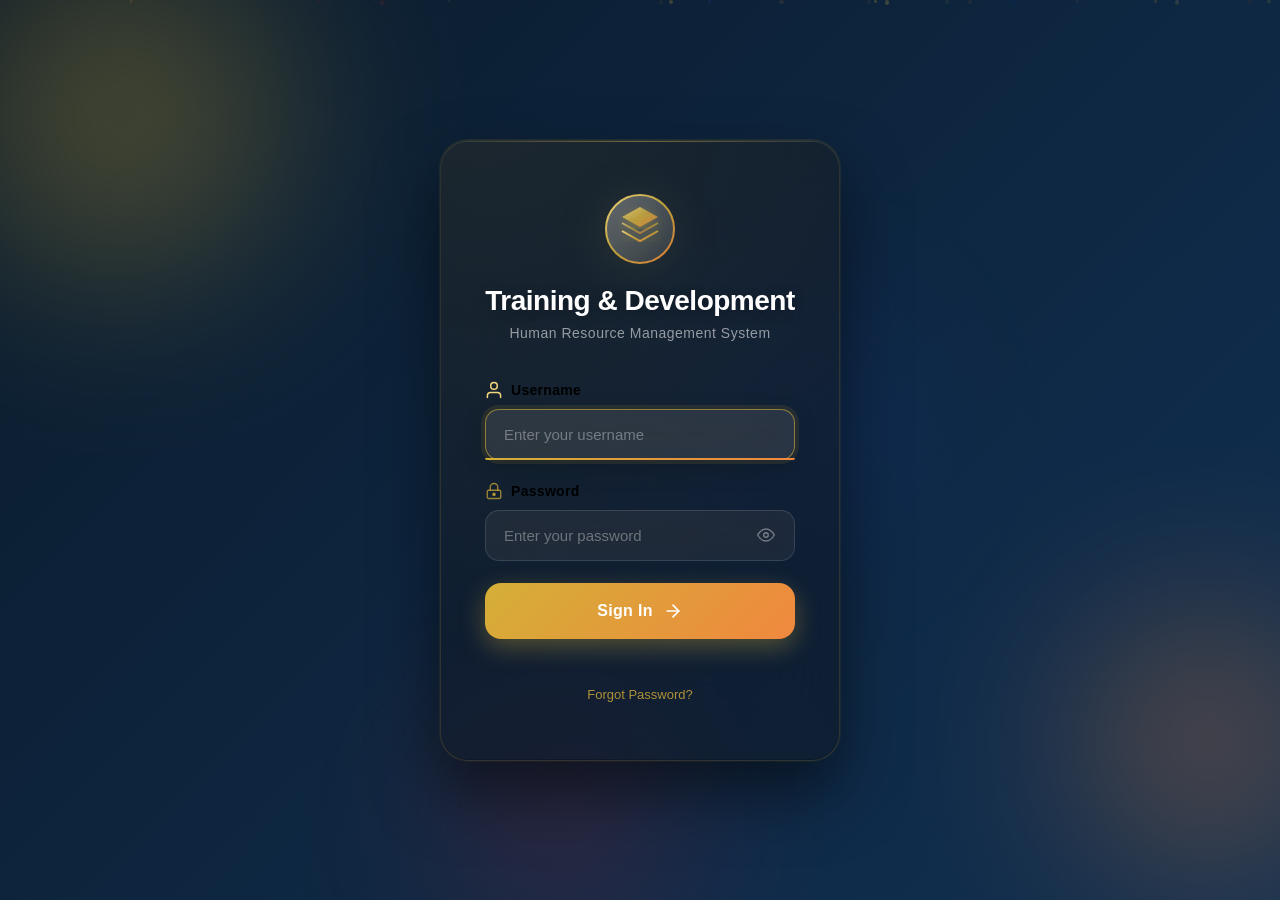
<file: login.html>
<!DOCTYPE html>
<html lang="en">
<head>
    <meta charset="UTF-8">
    <meta name="viewport" content="width=device-width, initial-scale=1.0">
    <title>TDMS - Login</title>
    <link rel="stylesheet" href="style.css">
</head>
<body>
    <div class="login-page">
        <div class="login-bg-gradient"></div>
        <div class="login-bg-orbs">
            <div class="login-orb login-orb-1"></div>
            <div class="login-orb login-orb-2"></div>
            <div class="login-orb login-orb-3"></div>
            <div class="login-orb login-orb-4"></div>
        </div>
        <div class="login-particles" id="loginParticles"></div>
        <div class="login-container">
            <div class="login-card">
                <div class="login-card-glow"></div>
                <div class="login-header">
                    <div class="logo-icon">
                        <svg width="72" height="72" viewBox="0 0 72 72" fill="none">
                            <defs>
                                <linearGradient id="logoGrad1" x1="0%" y1="0%" x2="100%" y2="100%">
                                    <stop offset="0%" style="stop-color:#F5D77B;stop-opacity:0.95"/>
                                    <stop offset="50%" style="stop-color:#D4AF37;stop-opacity:0.85"/>
                                    <stop offset="100%" style="stop-color:#F0883E;stop-opacity:0.9"/>
                                </linearGradient>
                                <linearGradient id="logoGrad2" x1="0%" y1="0%" x2="100%" y2="100%">
                                    <stop offset="0%" style="stop-color:rgba(255,255,255,0.3)"/>
                                    <stop offset="100%" style="stop-color:rgba(255,255,255,0.08)"/>
                                </linearGradient>
                                <filter id="logoGlow">
                                    <feDropShadow dx="0" dy="4" stdDeviation="6" flood-color="rgba(212,175,55,0.4)"/>
                                </filter>
                            </defs>
                            <circle cx="36" cy="36" r="34" fill="url(#logoGrad2)" stroke="url(#logoGrad1)" stroke-width="2"/>
                            <path d="M36 14L18 24l18 10 18-10-18-10z" fill="url(#logoGrad1)" filter="url(#logoGlow)" opacity="0.9"/>
                            <path d="M18 38l18 10 18-10" stroke="url(#logoGrad1)" stroke-width="2" fill="none" filter="url(#logoGlow)"/>
                            <path d="M18 30l18 10 18-10" stroke="url(#logoGrad1)" stroke-width="2" fill="none" filter="url(#logoGlow)" opacity="0.7"/>
                        </svg>
                    </div>
                    <h1>Training & Development</h1>
                    <p>Human Resource Management System</p>
                </div>
                <form id="loginForm" class="login-form" novalidate>
                    <div class="form-group">
                        <label for="username">
                            <svg width="18" height="18" viewBox="0 0 24 24" fill="none" stroke="currentColor" stroke-width="1.8" stroke-linecap="round" stroke-linejoin="round" class="form-icon">
                                <path d="M20 21v-2a4 4 0 00-4-4H8a4 4 0 00-4 4v2"/>
                                <circle cx="12" cy="7" r="4"/>
                            </svg>
                            Username
                        </label>
                        <div class="input-wrapper">
                            <input type="text" id="username" placeholder="Enter your username" required autocomplete="username" aria-label="Username">
                            <span class="input-focus-line"></span>
                        </div>
                    </div>
                    <div class="form-group">
                        <label for="password">
                            <svg width="18" height="18" viewBox="0 0 24 24" fill="none" stroke="currentColor" stroke-width="1.8" stroke-linecap="round" stroke-linejoin="round" class="form-icon">
                                <rect x="3" y="11" width="18" height="11" rx="2"/>
                                <path d="M7 11V7a5 5 0 0110 0v4"/>
                                <circle cx="12" cy="16.5" r="1.5" fill="currentColor"/>
                            </svg>
                            Password
                        </label>
                        <div class="input-wrapper">
                            <input type="password" id="password" placeholder="Enter your password" required autocomplete="current-password" aria-label="Password">
                            <span class="input-focus-line"></span>
                            <button type="button" class="password-toggle" id="passwordToggle" aria-label="Toggle password visibility">
                                <svg width="18" height="18" viewBox="0 0 24 24" fill="none" stroke="currentColor" stroke-width="1.8" stroke-linecap="round" stroke-linejoin="round" id="eyeIcon">
                                    <path d="M1 12s4-8 11-8 11 8 11 8-4 8-11 8-11-8-11-8z"/>
                                    <circle cx="12" cy="12" r="3"/>
                                </svg>
                            </button>
                        </div>
                    </div>
                    <div class="error-message" id="errorMsg" role="alert" aria-live="polite"></div>
                    <button type="submit" class="btn-login" id="loginBtn">
                        <span class="btn-login-content">
                            <span id="loginBtnText">Sign In</span>
                            <svg width="20" height="20" viewBox="0 0 24 24" fill="none" stroke="currentColor" stroke-width="2" stroke-linecap="round" stroke-linejoin="round" class="btn-arrow">
                                <line x1="5" y1="12" x2="19" y2="12"/>
                                <polyline points="12,5 19,12 12,19"/>
                            </svg>
                        </span>
                        <div class="btn-login-shimmer"></div>
                    </button>
                </form>
                <div class="login-footer">
                    <a href="#" id="forgotPasswordLink" class="forgot-password">Forgot Password?</a>
                </div>
            </div>
        </div>
    </div>
    <div id="forgotModal" class="modal">
        <div class="modal-content forgot-modal-content">
            <div class="modal-header">
                <h2 id="forgotModalTitle">Reset Password</h2>
                <button class="modal-close" id="forgotModalClose" aria-label="Close">&times;</button>
            </div>
            <div class="modal-body">
                <!-- Step 1: Enter Username -->
                <div id="forgotStep1" class="forgot-step">
                    <div class="forgot-step-icon">
                        <svg width="48" height="48" viewBox="0 0 24 24" fill="none" stroke="currentColor" stroke-width="1.5" stroke-linecap="round" stroke-linejoin="round">
                            <path d="M20 21v-2a4 4 0 00-4-4H8a4 4 0 00-4 4v2"/>
                            <circle cx="12" cy="7" r="4"/>
                        </svg>
                    </div>
                    <p class="forgot-step-desc">Enter your username to receive a verification code</p>
                    <div class="form-group">
                        <label for="resetUsername">Username</label>
                        <input type="text" id="resetUsername" placeholder="Enter your username" autocomplete="off">
                    </div>
                    <div id="resetMessage" class="forgot-message" style="display: none;"></div>
                    <button id="sendOtpBtn" class="btn-login forgot-btn">Send Verification Code</button>
                </div>

                <!-- Step 2: Enter OTP -->
                <div id="forgotStep2" class="forgot-step" style="display: none;">
                    <div class="forgot-step-icon forgot-otp-icon">
                        <svg width="48" height="48" viewBox="0 0 24 24" fill="none" stroke="currentColor" stroke-width="1.5" stroke-linecap="round" stroke-linejoin="round">
                            <rect x="3" y="11" width="18" height="11" rx="2"/>
                            <path d="M7 11V7a5 5 0 0110 0v4"/>
                            <circle cx="12" cy="16.5" r="1.5" fill="currentColor"/>
                        </svg>
                    </div>
                    <p class="forgot-step-desc">Enter the 6-digit code sent to your account</p>
                    <div class="otp-input-group" id="otpGroup">
                        <input type="text" class="otp-digit" maxlength="1" inputmode="numeric" data-index="0">
                        <input type="text" class="otp-digit" maxlength="1" inputmode="numeric" data-index="1">
                        <input type="text" class="otp-digit" maxlength="1" inputmode="numeric" data-index="2">
                        <span class="otp-separator">-</span>
                        <input type="text" class="otp-digit" maxlength="1" inputmode="numeric" data-index="3">
                        <input type="text" class="otp-digit" maxlength="1" inputmode="numeric" data-index="4">
                        <input type="text" class="otp-digit" maxlength="1" inputmode="numeric" data-index="5">
                    </div>
                    <div id="otpMessage" class="forgot-message" style="display: none;"></div>
                    <div class="forgot-otp-info">
                        <span>Your verification code: <strong id="displayOtpCode"></strong></span>
                    </div>
                    <div class="forgot-timer">
                        <span>Code expires in: <strong id="otpTimer">05:00</strong></span>
                    </div>
                    <button id="verifyOtpBtn" class="btn-login forgot-btn">Verify Code</button>
                    <button id="resendOtpBtn" class="forgot-resend" style="display: none;">Resend Code</button>
                </div>

                <!-- Step 3: Set New Password -->
                <div id="forgotStep3" class="forgot-step" style="display: none;">
                    <div class="forgot-step-icon forgot-success-icon">
                        <svg width="48" height="48" viewBox="0 0 24 24" fill="none" stroke="currentColor" stroke-width="1.5" stroke-linecap="round" stroke-linejoin="round">
                            <path d="M12 22s8-4 8-10V5l-8-3-8 3v7c0 6 8 10 8 10z"/>
                        </svg>
                    </div>
                    <p class="forgot-step-desc">Create your new password</p>
                    <div class="form-group">
                        <label for="newPassword">New Password</label>
                        <div class="input-wrapper">
                            <input type="password" id="newPassword" placeholder="Enter new password" autocomplete="new-password">
                            <span class="input-focus-line"></span>
                            <button type="button" class="password-toggle" id="newPasswordToggle" aria-label="Toggle visibility">
                                <svg width="18" height="18" viewBox="0 0 24 24" fill="none" stroke="currentColor" stroke-width="1.8" stroke-linecap="round" stroke-linejoin="round" id="newEyeIcon">
                                    <path d="M1 12s4-8 11-8 11 8 11 8-4 8-11 8-11-8-11-8z"/>
                                    <circle cx="12" cy="12" r="3"/>
                                </svg>
                            </button>
                        </div>
                    </div>
                    <div class="form-group">
                        <label for="confirmPassword">Confirm Password</label>
                        <div class="input-wrapper">
                            <input type="password" id="confirmPassword" placeholder="Confirm new password" autocomplete="new-password">
                            <span class="input-focus-line"></span>
                            <button type="button" class="password-toggle" id="confirmPasswordToggle" aria-label="Toggle visibility">
                                <svg width="18" height="18" viewBox="0 0 24 24" fill="none" stroke="currentColor" stroke-width="1.8" stroke-linecap="round" stroke-linejoin="round" id="confirmEyeIcon">
                                    <path d="M1 12s4-8 11-8 11 8 11 8-4 8-11 8-11-8-11-8z"/>
                                    <circle cx="12" cy="12" r="3"/>
                                </svg>
                            </button>
                        </div>
                    </div>
                    <div id="passwordMessage" class="forgot-message" style="display: none;"></div>
                    <div class="password-requirements" id="passwordRequirements">
                        <div class="req-item" id="reqLength">
                            <span class="req-dot"></span>
                            <span>At least 6 characters</span>
                        </div>
                        <div class="req-item" id="reqMatch">
                            <span class="req-dot"></span>
                            <span>Passwords match</span>
                        </div>
                    </div>
                    <button id="resetPasswordBtn" class="btn-login forgot-btn">Reset Password</button>
                </div>

                <!-- Step 4: Success -->
                <div id="forgotStep4" class="forgot-step" style="display: none;">
                    <div class="forgot-step-icon forgot-complete-icon">
                        <svg width="56" height="56" viewBox="0 0 24 24" fill="none" stroke="currentColor" stroke-width="2" stroke-linecap="round" stroke-linejoin="round">
                            <circle cx="12" cy="12" r="10"/>
                            <polyline points="8,12 11,15 16,9"/>
                        </svg>
                    </div>
                    <h3 class="forgot-success-title">Password Reset Successful</h3>
                    <p class="forgot-step-desc">Your password has been updated. You can now sign in with your new password.</p>
                    <button id="backToLoginBtn" class="btn-login forgot-btn">Back to Login</button>
                </div>
            </div>
        </div>
    </div>
    <script src="app.js"></script>
</body>
</html>
</file>
<file: style.css>
:root {
    --sidebar-width: 250px;
    --navbar-height: 60px;
}

.theme-day {
    --bg-primary: #FFFFFF;
    --bg-secondary: #F7F9FC;
    --bg-panel: #FFFFFF;
    --bg-hover: #FFF5EB;
    --accent-primary: #FFA94D;
    --accent-secondary: #FFD8A8;
    --accent-gradient: linear-gradient(135deg, #FFA94D, #F0883E);
    --accent-gradient-soft: linear-gradient(135deg, rgba(255,169,77,0.12), rgba(255,216,168,0.12));
    --text-primary: #0F2B4A;
    --text-secondary: #2D4A6F;
    --text-muted: #5A7A99;
    --border-color: #E5E7EB;
    --border-accent: rgba(255, 169, 77, 0.3);
    --shadow-sm: 0 1px 3px rgba(0, 0, 0, 0.06);
    --shadow-md: 0 4px 12px rgba(0, 0, 0, 0.08);
    --shadow-lg: 0 8px 24px rgba(0, 0, 0, 0.1);
    --sidebar-bg: #FFFFFF;
    --sidebar-border: #E5E7EB;
    --sidebar-text: #2D4A6F;
    --sidebar-active-bg: rgba(255, 169, 77, 0.12);
    --sidebar-active-text: #F0883E;
    --navbar-bg: #FFFFFF;
    --navbar-text: #0F2B4A;
    --table-header-bg: linear-gradient(90deg, #FFA94D, #F0883E);
    --table-row-hover: #FFF5EB;
    --input-bg: #FFFFFF;
    --input-border: #E5E7EB;
    --input-focus: #FFA94D;
    --input-focus-shadow: rgba(255, 169, 77, 0.2);
    --stat-card-bg: #FFFFFF;
    --stat-value-gradient: linear-gradient(135deg, #FFA94D, #F0883E);
    --card-bg: #FFFFFF;
    --card-border: rgba(229, 231, 235, 0.8);
    --card-shadow: 0 4px 16px rgba(0, 0, 0, 0.06);
    --chart-text: #2D4A6F;
    --chart-grid: rgba(0, 0, 0, 0.06);
    --badge-internal-bg: rgba(16, 185, 129, 0.12);
    --badge-internal-text: #059669;
    --badge-external-bg: rgba(239, 68, 68, 0.12);
    --badge-external-text: #DC2626;
    --btn-danger-bg: rgba(239, 68, 68, 0.1);
    --btn-danger-text: #EF4444;
    --btn-warning-bg: rgba(245, 158, 11, 0.1);
    --btn-warning-text: #D97706;
    --btn-info-bg: rgba(6, 182, 212, 0.1);
    --btn-info-text: #0891B2;
    --btn-success-bg: rgba(16, 185, 129, 0.1);
    --btn-success-text: #059669;
    --glass-blur: none;
    --holiday-color: #FFA94D;
    --lunar-color: #F0883E;
    --today-bg: rgba(255, 169, 77, 0.1);
    --weekend-bg: rgba(255, 169, 77, 0.04);
}

.theme-night {
    --bg-primary: #0B1B2B;
    --bg-secondary: #0F1F30;
    --bg-panel: #101F33;
    --bg-hover: #162A42;
    --accent-primary: #D4AF37;
    --accent-secondary: #F5D77B;
    --accent-gradient: linear-gradient(135deg, #D4AF37, #E5C158);
    --accent-gradient-soft: linear-gradient(135deg, rgba(212,175,55,0.15), rgba(245,215,123,0.15));
    --text-primary: #E6EDF3;
    --text-secondary: #9FB3C8;
    --text-muted: #7A8FA6;
    --border-color: #1C2F4A;
    --border-accent: rgba(212, 175, 55, 0.3);
    --shadow-sm: 0 1px 3px rgba(0, 0, 0, 0.3);
    --shadow-md: 0 4px 16px rgba(0, 0, 0, 0.4);
    --shadow-lg: 0 8px 32px rgba(0, 0, 0, 0.5);
    --sidebar-bg: #0D1825;
    --sidebar-border: #1C2F4A;
    --sidebar-text: #9FB3C8;
    --sidebar-active-bg: rgba(212, 175, 55, 0.15);
    --sidebar-active-text: #F5D77B;
    --navbar-bg: #0D1825;
    --navbar-text: #E6EDF3;
    --table-header-bg: linear-gradient(90deg, rgba(212,175,55,0.2), rgba(245,215,123,0.15));
    --table-row-hover: #162A42;
    --input-bg: #101F33;
    --input-border: #1C2F4A;
    --input-focus: #D4AF37;
    --input-focus-shadow: rgba(212, 175, 55, 0.2);
    --stat-card-bg: #101F33;
    --stat-value-gradient: linear-gradient(135deg, #D4AF37, #F5D77B);
    --card-bg: #101F33;
    --card-border: #1C2F4A;
    --card-shadow: 0 4px 20px rgba(0, 0, 0, 0.3);
    --chart-text: #9FB3C8;
    --chart-grid: rgba(255, 255, 255, 0.06);
    --badge-internal-bg: rgba(16, 185, 129, 0.2);
    --badge-internal-text: #34D399;
    --badge-external-bg: rgba(239, 68, 68, 0.2);
    --badge-external-text: #F87171;
    --btn-danger-bg: rgba(239, 68, 68, 0.15);
    --btn-danger-text: #F87171;
    --btn-warning-bg: rgba(245, 158, 11, 0.15);
    --btn-warning-text: #FBBF24;
    --btn-info-bg: rgba(6, 182, 212, 0.15);
    --btn-info-text: #22D3EE;
    --btn-success-bg: rgba(16, 185, 129, 0.15);
    --btn-success-text: #34D399;
    --glass-blur: none;
    --holiday-color: #D4AF37;
    --lunar-color: #F5D77B;
    --today-bg: rgba(212, 175, 55, 0.15);
    --weekend-bg: rgba(212, 175, 55, 0.06);
}

* {
    margin: 0;
    padding: 0;
    box-sizing: border-box;
}

body {
    font-family: 'Inter', 'Segoe UI', Tahoma, Geneva, Verdana, sans-serif;
    background: var(--bg-primary);
    color: var(--text-primary);
    transition: background 0.4s cubic-bezier(0.4, 0, 0.2, 1), color 0.4s cubic-bezier(0.4, 0, 0.2, 1);
    -webkit-font-smoothing: antialiased;
    -moz-osx-font-smoothing: grayscale;
}

/* ==================== LOGIN PAGE ==================== */
.login-page {
    min-height: 100vh;
    background: #0B1B2B;
    display: flex;
    align-items: center;
    justify-content: center;
    position: relative;
    overflow: hidden;
}

.login-bg-gradient {
    position: absolute;
    inset: 0;
    background: linear-gradient(135deg, #0B1B2B 0%, #0F2B4A 25%, #1A3A5C 50%, #2D1810 75%, #1A0F05 100%);
    animation: loginGradientShift 12s ease-in-out infinite;
    background-size: 300% 300%;
}

@keyframes loginGradientShift {
    0%, 100% { background-position: 0% 50%; }
    25% { background-position: 50% 0%; }
    50% { background-position: 100% 50%; }
    75% { background-position: 50% 100%; }
}

.login-bg-orbs {
    position: absolute;
    inset: 0;
    overflow: hidden;
    pointer-events: none;
}

.login-orb {
    position: absolute;
    border-radius: 50%;
    filter: blur(80px);
    opacity: 0.4;
    animation: orbFloat 20s ease-in-out infinite;
}

.login-orb-1 {
    width: 500px;
    height: 500px;
    background: radial-gradient(circle, #D4AF37 0%, transparent 70%);
    top: -15%;
    left: -10%;
    animation-delay: 0s;
}

.login-orb-2 {
    width: 400px;
    height: 400px;
    background: radial-gradient(circle, #F0883E 0%, transparent 70%);
    top: 60%;
    right: -10%;
    animation-delay: -5s;
}

.login-orb-3 {
    width: 350px;
    height: 350px;
    background: radial-gradient(circle, #DC2626 0%, transparent 70%);
    bottom: -10%;
    left: 30%;
    animation-delay: -10s;
    opacity: 0.25;
}

.login-orb-4 {
    width: 300px;
    height: 300px;
    background: radial-gradient(circle, #1E40AF 0%, transparent 70%);
    top: 30%;
    left: 50%;
    animation-delay: -15s;
    opacity: 0.3;
}

@keyframes orbFloat {
    0%, 100% { transform: translate(0, 0) scale(1); }
    25% { transform: translate(30px, -40px) scale(1.1); }
    50% { transform: translate(-20px, 20px) scale(0.95); }
    75% { transform: translate(40px, 30px) scale(1.05); }
}

.login-particles {
    position: absolute;
    inset: 0;
    pointer-events: none;
    overflow: hidden;
}

.login-particle {
    position: absolute;
    width: 3px;
    height: 3px;
    background: rgba(212, 175, 55, 0.4);
    border-radius: 50%;
    animation: particleFloat linear infinite;
}

@keyframes particleFloat {
    0% { transform: translateY(100vh) scale(0); opacity: 0; }
    10% { opacity: 1; }
    90% { opacity: 1; }
    100% { transform: translateY(-10vh) scale(1); opacity: 0; }
}

.login-container {
    width: 100%;
    max-width: 440px;
    padding: 20px;
    position: relative;
    z-index: 2;
    animation: loginCardAppear 0.8s cubic-bezier(0.16, 1, 0.3, 1) forwards;
    opacity: 0;
    transform: translateY(30px) scale(0.96);
}

@keyframes loginCardAppear {
    to {
        opacity: 1;
        transform: translateY(0) scale(1);
    }
}

.login-card {
    background: rgba(15, 25, 40, 0.6);
    backdrop-filter: blur(40px);
    -webkit-backdrop-filter: blur(40px);
    border-radius: 28px;
    padding: 52px 44px;
    box-shadow: 0 32px 64px rgba(0, 0, 0, 0.5),
                0 0 0 1px rgba(212, 175, 55, 0.1),
                inset 0 1px 0 rgba(255, 255, 255, 0.08),
                inset 0 -1px 0 rgba(0, 0, 0, 0.2);
    border: 1px solid rgba(212, 175, 55, 0.15);
    position: relative;
    overflow: hidden;
}

.login-card::before {
    content: '';
    position: absolute;
    top: 0;
    left: 0;
    right: 0;
    height: 1px;
    background: linear-gradient(90deg, transparent, rgba(212, 175, 55, 0.4), transparent);
}

.login-card-glow {
    position: absolute;
    top: -50%;
    left: -50%;
    width: 200%;
    height: 200%;
    background: radial-gradient(circle at 30% 20%, rgba(212, 175, 55, 0.08) 0%, transparent 50%);
    pointer-events: none;
    animation: cardGlowPulse 8s ease-in-out infinite;
}

@keyframes cardGlowPulse {
    0%, 100% { opacity: 0.6; transform: scale(1); }
    50% { opacity: 1; transform: scale(1.05); }
}

.login-header {
    text-align: center;
    margin-bottom: 40px;
    position: relative;
    z-index: 1;
}

.logo-icon {
    display: flex;
    justify-content: center;
    margin-bottom: 20px;
    animation: logoSpin 1s cubic-bezier(0.16, 1, 0.3, 1) forwards;
    opacity: 0;
    transform: rotateY(180deg);
}

@keyframes logoSpin {
    to { opacity: 1; transform: rotateY(0); }
}

.logo-icon svg {
    filter: drop-shadow(0 8px 24px rgba(212, 175, 55, 0.3));
    transition: filter 0.3s;
}

.logo-icon:hover svg {
    filter: drop-shadow(0 8px 32px rgba(212, 175, 55, 0.5));
}

.login-header h1 {
    color: #FFFFFF;
    font-size: 28px;
    margin-bottom: 8px;
    font-weight: 700;
    letter-spacing: -0.5px;
    text-shadow: 0 2px 12px rgba(0, 0, 0, 0.3);
}

.login-header p {
    color: rgba(255, 255, 255, 0.55);
    font-size: 14px;
    font-weight: 400;
    letter-spacing: 0.5px;
}

.login-form {
    position: relative;
    z-index: 1;
}

.form-group {
    margin-bottom: 22px;
    position: relative;
}

.form-group label {
    display: flex;
    align-items: center;
    gap: 8px;
    margin-bottom: 10px;
    font-weight: 600;
    font-size: 14px;
    color: rgba(255, 255, 255, 0.85);
    letter-spacing: 0.3px;
}

.form-icon {
    color: rgba(212, 175, 55, 0.7);
    transition: color 0.3s, transform 0.3s;
}

.form-group:focus-within .form-icon {
    color: #F5D77B;
    transform: scale(1.1);
}

.input-wrapper {
    position: relative;
}

.login-page .form-group input {
    width: 100%;
    padding: 16px 18px;
    border: 1.5px solid rgba(255, 255, 255, 0.12);
    border-radius: 14px;
    font-size: 15px;
    transition: all 0.3s cubic-bezier(0.4, 0, 0.2, 1);
    background: rgba(255, 255, 255, 0.06);
    color: #FFFFFF;
    backdrop-filter: blur(10px);
    -webkit-backdrop-filter: blur(10px);
}

.login-page .form-group input::placeholder {
    color: rgba(255, 255, 255, 0.35);
    font-weight: 400;
}

.login-page .form-group input:hover {
    border-color: rgba(255, 255, 255, 0.2);
    background: rgba(255, 255, 255, 0.08);
}

.login-page .form-group input:focus {
    outline: none;
    border-color: rgba(212, 175, 55, 0.6);
    background: rgba(255, 255, 255, 0.1);
    box-shadow: 0 0 0 4px rgba(212, 175, 55, 0.1), 0 8px 24px rgba(0, 0, 0, 0.2);
}

.input-focus-line {
    position: absolute;
    bottom: 0;
    left: 50%;
    width: 0;
    height: 2px;
    background: linear-gradient(90deg, #D4AF37, #F0883E);
    border-radius: 0 0 14px 14px;
    transition: all 0.4s cubic-bezier(0.4, 0, 0.2, 1);
    transform: translateX(-50%);
}

.login-page .form-group input:focus ~ .input-focus-line {
    width: 100%;
}

.password-toggle {
    position: absolute;
    right: 14px;
    top: 50%;
    transform: translateY(-50%);
    background: none;
    border: none;
    cursor: pointer;
    padding: 6px;
    border-radius: 8px;
    color: rgba(255, 255, 255, 0.4);
    transition: all 0.3s;
    display: flex;
    align-items: center;
    justify-content: center;
}

.password-toggle:hover {
    color: rgba(212, 175, 55, 0.8);
    background: rgba(255, 255, 255, 0.08);
}

.error-message {
    color: #F87171;
    font-size: 13px;
    margin-bottom: 15px;
    min-height: 20px;
    padding: 12px 16px;
    background: rgba(239, 68, 68, 0.1);
    border-radius: 12px;
    border: 1px solid rgba(239, 68, 68, 0.2);
    display: none;
    animation: errorSlide 0.3s ease;
}

@keyframes errorSlide {
    from { opacity: 0; transform: translateY(-8px); }
    to { opacity: 1; transform: translateY(0); }
}

.btn-login {
    width: 100%;
    padding: 18px;
    background: linear-gradient(135deg, #D4AF37, #F0883E);
    color: white;
    border: none;
    border-radius: 16px;
    font-size: 16px;
    font-weight: 600;
    cursor: pointer;
    transition: all 0.4s cubic-bezier(0.4, 0, 0.2, 1);
    box-shadow: 0 8px 24px rgba(212, 175, 55, 0.35);
    letter-spacing: 0.3px;
    position: relative;
    overflow: hidden;
}

.btn-login-content {
    display: flex;
    align-items: center;
    justify-content: center;
    gap: 10px;
    position: relative;
    z-index: 1;
}

.btn-arrow {
    transition: transform 0.3s;
}

.btn-login:hover .btn-arrow {
    transform: translateX(4px);
}

.btn-login-shimmer {
    position: absolute;
    top: 0;
    left: -100%;
    width: 100%;
    height: 100%;
    background: linear-gradient(90deg, transparent, rgba(255, 255, 255, 0.2), transparent);
    animation: shimmer 3s ease-in-out infinite;
}

@keyframes shimmer {
    0% { left: -100%; }
    100% { left: 200%; }
}

.btn-login:hover {
    transform: translateY(-3px);
    box-shadow: 0 12px 32px rgba(212, 175, 55, 0.45);
    background: linear-gradient(135deg, #E5C158, #F5994E);
}

.btn-login:active {
    transform: translateY(-1px);
}

.btn-login:disabled {
    opacity: 0.7;
    cursor: not-allowed;
    transform: none;
}

.login-footer {
    text-align: center;
    margin-top: 28px;
    position: relative;
    z-index: 1;
}

.login-footer p {
    color: rgba(255, 255, 255, 0.4);
    font-size: 12px;
}

.forgot-password {
    color: rgba(212, 175, 55, 0.8);
    text-decoration: none;
    font-size: 13px;
    margin-top: 14px;
    display: inline-block;
    transition: all 0.3s;
    font-weight: 500;
    padding: 6px 12px;
    border-radius: 8px;
}

.forgot-password:hover {
    color: #F5D77B;
    background: rgba(212, 175, 55, 0.1);
    text-decoration: none;
}

.form-group input,
.form-group select,
.form-group textarea {
    width: 100%;
    padding: 14px 16px;
    border: 1.5px solid transparent;
    border-radius: 12px;
    font-size: 14px;
    transition: all 0.3s cubic-bezier(0.4, 0, 0.2, 1);
    background: var(--input-bg);
    color: var(--text-primary);
    border-color: var(--input-border);
}

.form-group input::placeholder,
.form-group textarea::placeholder {
    color: var(--text-muted);
}

.form-group input:focus,
.form-group select:focus,
.form-group textarea:focus {
    outline: none;
    border-color: var(--input-focus);
    box-shadow: 0 0 0 3px var(--input-focus-shadow);
}

/* ==================== APP LAYOUT ==================== */
.app-container {
    display: flex;
    flex-direction: column;
    min-height: 100vh;
}

.top-navbar {
    height: var(--navbar-height);
    background: var(--navbar-bg);
    display: flex;
    align-items: center;
    justify-content: space-between;
    padding: 0 24px;
    color: var(--navbar-text);
    box-shadow: var(--shadow-md);
    border-bottom: 1px solid var(--border-color);
    position: fixed;
    top: 0;
    left: 0;
    right: 0;
    z-index: 1000;
    transition: all 0.4s cubic-bezier(0.4, 0, 0.2, 1);
}

.top-navbar .nav-left {
    flex: 0 0 auto;
}

.top-navbar .nav-right {
    flex: 0 0 auto;
}

.nav-left {
    display: flex;
    align-items: center;
    gap: 16px;
}

.system-datetime {
    font-size: 13px;
    font-weight: 500;
    color: var(--text-secondary);
    padding: 6px 12px;
    background: var(--bg-hover);
    border-radius: 10px;
    border: 1px solid var(--border-color);
    font-variant-numeric: tabular-nums;
    letter-spacing: 0.3px;
    transition: all 0.3s;
}

.nav-center {
    position: absolute;
    left: 50%;
    transform: translateX(-50%);
    overflow: hidden;
    max-width: 600px;
    padding: 0 20px;
}

.welcome-message {
    position: relative;
    display: flex;
    align-items: center;
    justify-content: center;
    overflow: hidden;
}

.welcome-text {
    display: inline-block;
    font-size: 13px;
    font-weight: 600;
    font-family: 'Inter', 'Segoe UI', sans-serif;
    font-weight: 600;
    background: var(--accent-gradient);
    -webkit-background-clip: text;
    -webkit-text-fill-color: transparent;
    background-clip: text;
    white-space: nowrap;
    animation: welcomeScroll 20s linear infinite;
    letter-spacing: 0.8px;
}

@keyframes welcomeScroll {
    0% {
        transform: translateX(100%);
        opacity: 0;
    }
    5% {
        opacity: 1;
    }
    95% {
        opacity: 1;
    }
    100% {
        transform: translateX(-100%);
        opacity: 0;
    }
}

.welcome-text::after {
    content: '';
    position: absolute;
    bottom: -4px;
    left: 0;
    width: 100%;
    height: 1px;
    background: var(--accent-gradient);
    opacity: 0.3;
    transform: scaleX(0);
    animation: welcomeLine 20s linear infinite;
}

@keyframes welcomeLine {
    0%, 5% { transform: scaleX(0); opacity: 0; }
    10%, 90% { transform: scaleX(1); opacity: 0.3; }
    95%, 100% { transform: scaleX(0); opacity: 0; }
}

.sidebar-toggle {
    background: var(--bg-hover);
    border: 1px solid var(--border-color);
    color: var(--text-primary);
    font-size: 18px;
    cursor: pointer;
    padding: 8px;
    border-radius: 10px;
    transition: all 0.3s;
    display: flex;
    align-items: center;
    justify-content: center;
    width: 40px;
    height: 40px;
}

.sidebar-toggle:hover {
    background: var(--accent-gradient-soft);
    border-color: var(--border-accent);
}

.system-title {
    font-size: 22px;
    font-weight: 700;
    letter-spacing: 0.5px;
    background: var(--accent-gradient);
    -webkit-background-clip: text;
    -webkit-text-fill-color: transparent;
    background-clip: text;
}

.nav-right {
    display: flex;
    align-items: center;
    gap: 12px;
}

.theme-toggle {
    background: var(--bg-hover);
    border: 1px solid var(--border-color);
    border-radius: 12px;
    width: 42px;
    height: 42px;
    display: flex;
    align-items: center;
    justify-content: center;
    cursor: pointer;
    transition: all 0.3s;
    color: var(--text-primary);
}

.theme-toggle:hover {
    background: var(--accent-gradient-soft);
    border-color: var(--border-accent);
    transform: rotate(15deg);
}

.theme-toggle svg {
    width: 20px;
    height: 20px;
}

.user-profile {
    display: flex;
    align-items: center;
    gap: 10px;
    padding: 8px 14px;
    background: var(--bg-hover);
    border: 1px solid var(--border-color);
    border-radius: 12px;
    transition: all 0.4s;
}

.user-avatar {
    display: flex;
    align-items: center;
}

.user-name {
    font-weight: 600;
    color: var(--text-primary);
    font-size: 14px;
}

.btn-logout {
    padding: 10px 18px;
    background: rgba(239, 68, 68, 0.1);
    color: #EF4444;
    border: 1px solid rgba(239, 68, 68, 0.2);
    border-radius: 10px;
    cursor: pointer;
    font-weight: 600;
    font-size: 13px;
    transition: all 0.3s;
}

.btn-logout:hover {
    background: rgba(239, 68, 68, 0.18);
    border-color: rgba(239, 68, 68, 0.35);
}

.main-wrapper {
    display: flex;
    margin-top: var(--navbar-height);
    min-height: calc(100vh - var(--navbar-height));
}

/* ==================== SIDEBAR ==================== */
.sidebar {
    width: var(--sidebar-width);
    background: var(--sidebar-bg);
    color: var(--sidebar-text);
    position: fixed;
    top: var(--navbar-height);
    left: 0;
    bottom: 0;
    overflow-y: auto;
    transition: transform 0.3s, background 0.4s;
    z-index: 100;
    border-right: 1px solid var(--sidebar-border);
}

.sidebar::-webkit-scrollbar {
    width: 4px;
}

.sidebar::-webkit-scrollbar-track {
    background: transparent;
}

.sidebar::-webkit-scrollbar-thumb {
    background: var(--border-color);
    border-radius: 4px;
}

.sidebar.collapsed {
    transform: translateX(-100%);
}

.sidebar-nav {
    padding: 12px 0;
}

.nav-item {
    display: flex;
    align-items: center;
    gap: 12px;
    padding: 13px 20px;
    color: var(--sidebar-text);
    text-decoration: none;
    transition: all 0.3s cubic-bezier(0.4, 0, 0.2, 1);
    border-left: 3px solid transparent;
    margin: 2px 8px;
    border-radius: 0 10px 10px 0;
}

.nav-item:hover {
    background: var(--accent-gradient-soft);
    color: var(--text-primary);
    border-left-color: var(--accent-primary);
}

.nav-item.active {
    background: var(--sidebar-active-bg);
    color: var(--sidebar-active-text);
    border-left-color: var(--accent-primary);
    font-weight: 500;
}

.nav-icon {
    display: flex;
    align-items: center;
    justify-content: center;
    flex-shrink: 0;
}

.nav-icon svg {
    width: 20px;
    height: 20px;
    transition: filter 0.3s, transform 0.3s;
}

.theme-night .nav-icon svg {
    filter: drop-shadow(0 2px 4px rgba(0,0,0,0.3));
}

.theme-day .nav-icon svg {
    filter: drop-shadow(0 1px 2px rgba(0,0,0,0.1));
}

.nav-item:hover .nav-icon svg {
    transform: scale(1.1);
}

.theme-day .nav-item:hover .nav-icon svg {
    filter: drop-shadow(0 2px 6px rgba(255, 169, 77, 0.4));
}

.theme-night .nav-item:hover .nav-icon svg {
    filter: drop-shadow(0 2px 6px rgba(212, 175, 55, 0.5));
}

.theme-day .nav-item.active .nav-icon svg {
    filter: drop-shadow(0 2px 8px rgba(255, 169, 77, 0.5));
}

.theme-night .nav-item.active .nav-icon svg {
    filter: drop-shadow(0 2px 8px rgba(212, 175, 55, 0.6));
}

.nav-text {
    font-size: 13px;
    font-weight: 400;
}

.nav-item.active .nav-text {
    font-weight: 600;
}

/* ==================== MAIN CONTENT ==================== */
.main-content {
    flex: 1;
    margin-left: var(--sidebar-width);
    padding: 32px;
    transition: margin-left 0.3s, background 0.4s;
    background: var(--bg-primary);
    min-height: calc(100vh - var(--navbar-height));
    position: relative;
}

.theme-day .main-content::before {
    content: '';
    position: fixed;
    top: var(--navbar-height);
    left: var(--sidebar-width);
    right: 0;
    bottom: 0;
    background: radial-gradient(ellipse at 20% 30%, rgba(255,169,77,0.04) 0%, transparent 50%),
                radial-gradient(ellipse at 80% 80%, rgba(255,216,168,0.03) 0%, transparent 40%);
    pointer-events: none;
    z-index: 0;
}

.theme-night .main-content::before {
    content: '';
    position: fixed;
    top: var(--navbar-height);
    left: var(--sidebar-width);
    right: 0;
    bottom: 0;
    background: radial-gradient(ellipse at 20% 30%, rgba(212,175,55,0.06) 0%, transparent 50%),
                radial-gradient(ellipse at 80% 80%, rgba(245,215,123,0.04) 0%, transparent 40%);
    pointer-events: none;
    z-index: 0;
}

.main-content > * {
    position: relative;
    z-index: 1;
}

.main-content.expanded {
    margin-left: 0;
}

.main-content.expanded::before {
    left: 0;
}

/* ==================== PAGE HEADER ==================== */
.page-header {
    margin-bottom: 32px;
    padding-bottom: 16px;
    border-bottom: 1px solid var(--border-color);
}

.page-header h2 {
    color: var(--text-primary);
    font-size: 28px;
    margin-bottom: 6px;
    font-weight: 700;
    border-left: 4px solid;
    border-image: var(--accent-gradient) 1;
    padding-left: 16px;
    letter-spacing: -0.5px;
}

.page-header p {
    color: var(--text-secondary);
    font-size: 14px;
    padding-left: 20px;
}

/* ==================== CARDS ==================== */
.card {
    background: var(--card-bg);
    border-radius: 16px;
    padding: 26px;
    box-shadow: var(--card-shadow);
    margin-bottom: 26px;
    border: 1px solid var(--card-border);
    transition: all 0.4s cubic-bezier(0.4, 0, 0.2, 1);
}

.card:hover {
    box-shadow: var(--shadow-lg);
    border-color: var(--border-accent);
}

.card-header {
    display: flex;
    justify-content: space-between;
    align-items: center;
    margin-bottom: 24px;
    flex-wrap: wrap;
    gap: 12px;
}

.card-title {
    font-size: 17px;
    background: var(--accent-gradient);
    -webkit-background-clip: text;
    -webkit-text-fill-color: transparent;
    background-clip: text;
    font-weight: 600;
}

/* ==================== STATS ==================== */
.stats-grid {
    display: grid;
    grid-template-columns: repeat(auto-fit, minmax(200px, 1fr));
    gap: 24px;
    margin-bottom: 32px;
}

.stat-card {
    background: var(--stat-card-bg);
    border-radius: 16px;
    padding: 26px;
    box-shadow: var(--shadow-md);
    border: 1px solid var(--border-color);
    transition: all 0.3s cubic-bezier(0.4, 0, 0.2, 1);
    position: relative;
    overflow: hidden;
}

.stat-card::before {
    content: '';
    position: absolute;
    top: 0;
    left: 0;
    right: 0;
    height: 3px;
    background: var(--accent-gradient);
}

.stat-card::after {
    content: '';
    position: absolute;
    top: -50%;
    right: -30%;
    width: 120px;
    height: 120px;
    background: radial-gradient(circle, var(--accent-gradient-soft) 0%, transparent 70%);
    border-radius: 50%;
    opacity: 0.5;
}

.stat-card:hover {
    transform: translateY(-4px);
    box-shadow: var(--shadow-lg);
    border-color: var(--border-accent);
}

.stat-value {
    font-size: 38px;
    font-weight: 700;
    background: var(--stat-value-gradient);
    -webkit-background-clip: text;
    -webkit-text-fill-color: transparent;
    background-clip: text;
    position: relative;
    z-index: 1;
    letter-spacing: -1px;
}

.stat-label {
    font-size: 13px;
    color: var(--text-secondary);
    margin-top: 10px;
    font-weight: 500;
    text-transform: uppercase;
    letter-spacing: 0.5px;
    position: relative;
    z-index: 1;
}

/* ==================== CHARTS ==================== */
.charts-grid {
    display: grid;
    grid-template-columns: repeat(auto-fit, minmax(400px, 1fr));
    gap: 26px;
    margin-bottom: 32px;
}

.chart-container {
    background: var(--card-bg);
    border-radius: 16px;
    padding: 26px;
    box-shadow: var(--card-shadow);
    height: 360px;
    border: 1px solid var(--card-border);
}

.chart-container h3 {
    color: var(--text-primary);
    margin-bottom: 18px;
    font-weight: 600;
    font-size: 15px;
}

/* ==================== TABLES ==================== */
.table-container {
    overflow-x: auto;
    border-radius: 14px;
    border: 1px solid var(--border-color);
}

.table-container::-webkit-scrollbar {
    height: 6px;
}

.table-container::-webkit-scrollbar-track {
    background: var(--bg-secondary);
    border-radius: 4px;
}

.table-container::-webkit-scrollbar-thumb {
    background: var(--border-color);
    border-radius: 4px;
}

table {
    width: 100%;
    border-collapse: separate;
    border-spacing: 0;
}

th, td {
    padding: 14px 18px;
    text-align: left;
    border-bottom: 1px solid var(--border-color);
}

th {
    background: var(--bg-secondary);
    color: var(--text-primary);
    font-weight: 600;
    font-size: 12px;
    text-transform: uppercase;
    letter-spacing: 0.6px;
    border-bottom: 2px solid var(--border-color);
    white-space: nowrap;
    position: sticky;
    top: 0;
    z-index: 1;
}

.theme-night th {
    background: var(--bg-hover);
}

tr {
    transition: background 0.15s ease;
}

tr:hover {
    background: var(--table-row-hover);
}

tr:last-child td {
    border-bottom: none;
}

td {
    color: var(--text-primary);
    font-size: 14px;
    font-weight: 400;
    line-height: 1.5;
}

.theme-day td {
    color: #2D4A6F;
}

.theme-day td a {
    color: #0F2B4A;
}

.theme-day tr:nth-child(even) {
    background: rgba(247, 249, 252, 0.6);
}

.theme-day tr:nth-child(even):hover {
    background: var(--table-row-hover);
}

.theme-night tr:nth-child(even) {
    background: rgba(15, 31, 51, 0.5);
}

.theme-night tr:nth-child(even):hover {
    background: var(--table-row-hover);
}

.table-empty {
    text-align: center;
    padding: 40px 20px;
    color: var(--text-muted);
    font-size: 14px;
}

.table-actions {
    display: flex;
    gap: 6px;
    flex-wrap: nowrap;
}

.table-actions .btn {
    white-space: nowrap;
}

/* ==================== BUTTONS BASE ==================== */
.btn {
    padding: 10px 18px;
    border: none;
    border-radius: 10px;
    cursor: pointer;
    font-weight: 600;
    font-size: 13px;
    transition: all 0.3s cubic-bezier(0.4, 0, 0.2, 1);
}

.btn-primary {
    background: var(--accent-gradient);
    color: white;
    box-shadow: 0 4px 12px rgba(255, 169, 77, 0.25);
}

.theme-night .btn-primary {
    box-shadow: 0 4px 12px rgba(212, 175, 55, 0.25);
}

.btn-primary:hover {
    transform: translateY(-1px);
    box-shadow: 0 6px 16px rgba(255, 169, 77, 0.35);
}

.theme-night .btn-primary:hover {
    box-shadow: 0 6px 16px rgba(212, 175, 55, 0.35);
}

.btn-success {
    background: var(--btn-success-bg);
    color: var(--btn-success-text);
    border: 1px solid rgba(16, 185, 129, 0.2);
}

.btn-success:hover {
    background: rgba(16, 185, 129, 0.2);
}

.btn-danger {
    background: var(--btn-danger-bg);
    color: var(--btn-danger-text);
    border: 1px solid rgba(239, 68, 68, 0.2);
}

.btn-danger:hover {
    background: rgba(239, 68, 68, 0.2);
}

.btn-warning {
    background: var(--btn-warning-bg);
    color: var(--btn-warning-text);
    border: 1px solid rgba(245, 158, 11, 0.2);
}

.btn-warning:hover {
    background: rgba(245, 158, 11, 0.2);
}

.btn-info {
    background: var(--btn-info-bg);
    color: var(--btn-info-text);
    border: 1px solid rgba(6, 182, 212, 0.2);
}

.btn-info:hover {
    background: rgba(6, 182, 212, 0.2);
}

.btn-secondary {
    background: var(--bg-hover);
    color: var(--text-secondary);
    border: 1px solid var(--border-color);
}

.btn-secondary:hover {
    background: var(--bg-secondary);
    color: var(--text-primary);
}

.btn-sm {
    padding: 6px 12px;
    font-size: 12px;
    border-radius: 8px;
}

/* ==================== FORMS ==================== */
.form-row {
    display: grid;
    grid-template-columns: repeat(auto-fit, minmax(250px, 1fr));
    gap: 20px;
    margin-bottom: 20px;
}

.form-group label {
    color: var(--text-primary);
}

/* ==================== FILE UPLOAD ==================== */
.file-upload-zone {
    border: 2px dashed var(--border-color);
    border-radius: 14px;
    padding: 38px;
    text-align: center;
    cursor: pointer;
    transition: all 0.3s;
    background: var(--bg-secondary);
    color: var(--text-secondary);
}

.file-upload-zone:hover {
    border-color: var(--accent-primary);
    background: var(--accent-gradient-soft);
}

.file-upload-zone.dragover {
    border-color: #10B981;
    background: rgba(16, 185, 129, 0.08);
}

/* ==================== MODALS ==================== */
.modal {
    display: none;
    position: fixed;
    top: 0;
    left: 0;
    right: 0;
    bottom: 0;
    background: rgba(0,0,0,0.6);
    z-index: 2000;
    align-items: center;
    justify-content: center;
}

.modal.active {
    display: flex;
}

.modal-content {
    background: var(--card-bg);
    border-radius: 18px;
    width: 90%;
    max-width: 620px;
    max-height: 80vh;
    overflow-y: auto;
    box-shadow: var(--shadow-lg);
    border: 1px solid var(--border-color);
}

.modal-content.pdf-viewer {
    max-width: 90%;
    max-height: 90vh;
    width: 920px;
}

.modal-header {
    display: flex;
    justify-content: space-between;
    align-items: center;
    padding: 22px 26px;
    border-bottom: 1px solid var(--border-color);
}

.modal-header h2 {
    color: var(--text-primary);
    font-size: 19px;
    font-weight: 600;
}

.modal-close {
    background: none;
    border: none;
    font-size: 28px;
    cursor: pointer;
    color: var(--text-muted);
    transition: color 0.3s, background 0.3s;
    width: 36px;
    height: 36px;
    display: flex;
    align-items: center;
    justify-content: center;
    border-radius: 10px;
}

.modal-close:hover {
    color: var(--text-primary);
    background: var(--bg-hover);
}

.modal-body {
    padding: 26px;
}

/* ==================== SEARCH/FILTER ==================== */
.search-filter {
    display: flex;
    gap: 12px;
    margin-bottom: 20px;
    flex-wrap: wrap;
}

.search-filter input,
.search-filter select {
    padding: 10px 16px;
    border: 1px solid var(--border-color);
    border-radius: 10px;
    font-size: 14px;
    transition: all 0.3s;
    background: var(--input-bg);
    color: var(--text-primary);
}

.search-filter input {
    flex: 1;
    min-width: 200px;
}

.search-filter input:focus,
.search-filter select:focus {
    outline: none;
    border-color: var(--input-focus);
    box-shadow: 0 0 0 3px var(--input-focus-shadow);
}

/* ==================== CALENDAR ==================== */
.calendar-container {
    background: var(--card-bg);
    border-radius: 20px;
    padding: 28px;
    box-shadow: var(--card-shadow);
    border: 1px solid var(--card-border);
    backdrop-filter: blur(20px);
    -webkit-backdrop-filter: blur(20px);
    transition: all 0.4s cubic-bezier(0.4, 0, 0.2, 1);
    position: relative;
    overflow: hidden;
}

.calendar-container::before {
    content: '';
    position: absolute;
    top: 0;
    left: 0;
    right: 0;
    height: 3px;
    background: var(--accent-gradient);
    border-radius: 20px 20px 0 0;
}

.theme-night .calendar-container::after {
    content: '';
    position: absolute;
    top: -100px;
    right: -100px;
    width: 250px;
    height: 250px;
    background: radial-gradient(circle, rgba(212, 175, 55, 0.06) 0%, transparent 70%);
    pointer-events: none;
}

.theme-day .calendar-container::after {
    content: '';
    position: absolute;
    top: -100px;
    right: -100px;
    width: 250px;
    height: 250px;
    background: radial-gradient(circle, rgba(255, 169, 77, 0.05) 0%, transparent 70%);
    pointer-events: none;
}

.fc {
    font-family: 'Inter', 'Segoe UI', Tahoma, Geneva, Verdana, sans-serif;
    --fc-border-color: var(--border-color);
}

.fc .fc-toolbar {
    margin-bottom: 20px !important;
    flex-wrap: wrap;
    gap: 12px;
}

.fc-toolbar-title {
    color: var(--text-primary) !important;
    font-weight: 700 !important;
    font-size: 1.25rem !important;
    letter-spacing: -0.3px;
}

.fc-toolbar-chunk {
    display: flex;
    align-items: center;
    gap: 8px;
}

.fc-button {
    background: var(--accent-gradient) !important;
    border: none !important;
    border-radius: 12px !important;
    padding: 10px 18px !important;
    font-weight: 600 !important;
    font-size: 13px !important;
    color: white !important;
    box-shadow: 0 4px 12px rgba(0, 0, 0, 0.15) !important;
    transition: all 0.3s cubic-bezier(0.4, 0, 0.2, 1) !important;
}

.theme-night .fc-button {
    box-shadow: 0 4px 12px rgba(0, 0, 0, 0.3) !important;
}

.fc-button:hover {
    transform: translateY(-2px) !important;
    box-shadow: 0 6px 16px rgba(0, 0, 0, 0.25) !important;
    opacity: 1 !important;
}

.fc-button:active {
    transform: translateY(0) !important;
}

.fc-button-active {
    background: var(--accent-primary) !important;
    filter: brightness(1.1);
}

.fc .fc-icon {
    font-size: 1.1em !important;
}

.fc-col-header {
    background: var(--accent-gradient-soft);
    border-radius: 12px;
    margin-bottom: 4px;
}

.fc-col-header-cell {
    background: transparent !important;
    padding: 12px 0 !important;
    font-weight: 600 !important;
    text-transform: uppercase;
    font-size: 12px !important;
    letter-spacing: 0.8px;
}

.fc-col-header-cell-cushion {
    color: var(--accent-primary) !important;
    text-decoration: none !important;
}

.theme-night .fc-col-header-cell-cushion {
    color: var(--accent-secondary) !important;
}

.fc-daygrid-day {
    transition: all 0.2s;
    border-radius: 12px;
    margin: 2px;
}

.fc-daygrid-day:hover {
    background: var(--accent-gradient-soft) !important;
}

.fc-daygrid-day-number {
    padding: 10px 12px !important;
    font-weight: 600;
    color: var(--text-primary) !important;
    font-size: 14px !important;
    text-decoration: none !important;
    transition: all 0.2s;
}

.fc-daygrid-day-number:hover {
    background: var(--accent-gradient-soft);
    border-radius: 8px;
}

.fc-daygrid-day.fc-day-today {
    background: var(--today-bg) !important;
    border-radius: 12px;
    box-shadow: inset 0 0 0 2px var(--accent-primary);
}

.fc-daygrid-day.fc-day-today .fc-daygrid-day-number {
    color: var(--accent-primary) !important;
    font-weight: 700 !important;
}

.fc-holiday {
    background: var(--today-bg) !important;
    border-radius: 12px;
}

.fc-holiday .fc-daygrid-day-number {
    color: var(--holiday-color) !important;
    font-weight: 700 !important;
}

.fc-event {
    border-radius: 10px !important;
    padding: 5px 10px !important;
    font-weight: 600 !important;
    border: none !important;
    font-size: 12px !important;
    box-shadow: 0 2px 8px rgba(0, 0, 0, 0.15) !important;
    transition: all 0.2s !important;
    cursor: pointer !important;
    margin-top: 2px !important;
}

.fc-event:hover {
    transform: scale(1.03) !important;
    box-shadow: 0 4px 12px rgba(0, 0, 0, 0.25) !important;
}

.fc-daygrid-day-frame {
    min-height: 120px !important;
    padding: 4px !important;
}

.fc-day-sat, .fc-day-sun {
    background: var(--weekend-bg);
    border-radius: 12px;
}

.fc-day-sat .fc-daygrid-day-number,
.fc-day-sun .fc-daygrid-day-number {
    color: var(--text-secondary) !important;
    opacity: 0.7;
}

.fc-day-other {
    opacity: 0.4;
}

.fc-day-other .fc-daygrid-day-number {
    color: var(--text-muted) !important;
}

.khmer-lunar-info {
    background: var(--accent-gradient-soft);
    border-radius: 16px;
    padding: 24px;
    margin-top: 24px;
    border: 1px solid var(--border-accent);
    backdrop-filter: blur(10px);
    -webkit-backdrop-filter: blur(10px);
    transition: all 0.4s;
}

.khmer-lunar-info:hover {
    border-color: var(--accent-primary);
    box-shadow: 0 4px 20px rgba(0, 0, 0, 0.08);
}

.calendar-legend {
    display: flex;
    gap: 20px;
    flex-wrap: wrap;
    font-size: 12px;
}

.legend-item {
    display: flex;
    align-items: center;
    gap: 8px;
    color: var(--text-secondary);
    transition: color 0.3s;
}

.legend-item:hover {
    color: var(--text-primary);
}

.legend-dot {
    width: 12px;
    height: 12px;
    border-radius: 50%;
    display: inline-block;
    box-shadow: 0 2px 6px rgba(0, 0, 0, 0.15);
}

.legend-dot.training-internal {
    background: var(--accent-primary);
}

.legend-dot.training-external {
    background: var(--accent-secondary);
}

.legend-dot.holiday {
    background: var(--holiday-color);
}

.legend-dot.lunar {
    background: var(--lunar-color);
}

.holiday-event {
    border-radius: 10px !important;
    font-weight: 600 !important;
    box-shadow: 0 2px 8px rgba(212, 175, 55, 0.3) !important;
}

.lunar-event {
    border-radius: 10px !important;
    font-style: italic !important;
    font-weight: 500 !important;
}

.khmer-lunar-info h4 {
    color: var(--text-primary);
    margin-bottom: 16px;
    font-weight: 600;
    font-size: 16px;
    display: flex;
    align-items: center;
    gap: 8px;
}

.khmer-lunar-info .holiday-list {
    display: grid;
    grid-template-columns: repeat(auto-fill, minmax(280px, 1fr));
    gap: 12px;
}

.khmer-lunar-info .holiday-item {
    padding: 12px 16px;
    background: var(--card-bg);
    border-radius: 12px;
    font-size: 13px;
    color: var(--text-primary);
    border: 1px solid var(--border-color);
    border-left: 3px solid var(--accent-primary);
    transition: all 0.3s;
}

.khmer-lunar-info .holiday-item:hover {
    transform: translateX(4px);
    border-left-color: var(--accent-secondary);
    box-shadow: var(--shadow-sm);
}

.khmer-calendar-embed {
    width: 100%;
    border-radius: 14px;
    overflow: hidden;
    border: 1px solid var(--border-color);
    background: var(--bg-secondary);
    position: relative;
}

.khmer-calendar-embed iframe {
    width: 100%;
    height: 800px;
    border: none;
    display: block;
}

.embed-loading {
    position: absolute;
    inset: 0;
    display: flex;
    flex-direction: column;
    align-items: center;
    justify-content: center;
    gap: 16px;
    background: var(--bg-secondary);
    color: var(--text-secondary);
    font-size: 14px;
    z-index: 2;
    transition: opacity 0.3s;
}

.embed-spinner {
    width: 32px;
    height: 32px;
    border: 3px solid var(--border-color);
    border-top-color: var(--accent-primary);
    border-radius: 50%;
    animation: embedSpin 0.8s linear infinite;
}

@keyframes embedSpin {
    to { transform: rotate(360deg); }
}

/* ==================== BACKUP ==================== */
.import-file-browser {
    padding: 10px 0;
}

.import-drop-zone {
    border: 2px dashed var(--border-color);
    border-radius: 18px;
    padding: 50px 40px;
    text-align: center;
    cursor: pointer;
    transition: all 0.3s cubic-bezier(0.4, 0, 0.2, 1);
    background: var(--bg-secondary);
    color: var(--text-secondary);
    position: relative;
    overflow: hidden;
}

.import-drop-zone::before {
    content: '';
    position: absolute;
    inset: 0;
    background: var(--accent-gradient-soft);
    opacity: 0;
    transition: opacity 0.3s;
}

.import-drop-zone:hover::before,
.import-drop-zone.dragover::before {
    opacity: 1;
}

.import-drop-zone:hover,
.import-drop-zone.dragover {
    border-color: var(--accent-primary);
    transform: scale(1.01);
}

.import-drop-zone.dragover {
    border-style: solid;
    border-color: #10B981;
}

.import-icon-wrapper {
    margin-bottom: 20px;
    display: flex;
    align-items: center;
    justify-content: center;
    position: relative;
    z-index: 1;
}

.import-icon-wrapper svg {
    width: 48px;
    height: 48px;
    color: var(--accent-primary);
    filter: drop-shadow(0 4px 8px rgba(0, 0, 0, 0.1));
    transition: transform 0.3s;
}

.import-drop-zone:hover .import-icon-wrapper svg {
    transform: translateY(-4px);
}

.import-drop-zone h4 {
    color: var(--text-primary);
    font-size: 17px;
    font-weight: 600;
    margin-bottom: 8px;
    position: relative;
    z-index: 1;
}

.import-drop-zone p {
    color: var(--text-muted);
    font-size: 13px;
    position: relative;
    z-index: 1;
}

.import-file-info {
    animation: importInfoSlide 0.4s cubic-bezier(0.16, 1, 0.3, 1);
}

@keyframes importInfoSlide {
    from { opacity: 0; transform: translateY(10px); }
    to { opacity: 1; transform: translateY(0); }
}

.import-file-preview {
    display: flex;
    align-items: center;
    gap: 14px;
    padding: 18px 20px;
    background: var(--bg-secondary);
    border-radius: 14px;
    border: 1px solid var(--border-color);
    margin-bottom: 16px;
}

.import-file-preview svg {
    width: 24px;
    height: 24px;
    color: var(--accent-primary);
    flex-shrink: 0;
}

.import-file-details {
    display: flex;
    flex-direction: column;
    gap: 4px;
    min-width: 0;
}

.import-file-name {
    color: var(--text-primary);
    font-weight: 600;
    font-size: 14px;
    overflow: hidden;
    text-overflow: ellipsis;
    white-space: nowrap;
}

.import-file-size {
    color: var(--text-muted);
    font-size: 12px;
}

.import-actions {
    display: flex;
    gap: 12px;
    justify-content: flex-end;
}

.export-options {
    display: grid;
    grid-template-columns: repeat(auto-fit, minmax(240px, 1fr));
    gap: 24px;
    padding: 10px 0;
}

.export-card {
    background: var(--card-bg);
    border-radius: 18px;
    padding: 32px 28px;
    text-align: center;
    box-shadow: var(--card-shadow);
    cursor: pointer;
    transition: all 0.4s cubic-bezier(0.4, 0, 0.2, 1);
    border: 1px solid var(--card-border);
    position: relative;
    overflow: hidden;
}

.export-card::before {
    content: '';
    position: absolute;
    top: 0;
    left: 0;
    right: 0;
    height: 3px;
    background: var(--accent-gradient);
    transform: scaleX(0);
    transition: transform 0.4s;
}

.export-card:hover::before {
    transform: scaleX(1);
}

.export-card:hover {
    transform: translateY(-6px);
    box-shadow: var(--shadow-lg);
    border-color: var(--border-accent);
}

.export-icon {
    margin-bottom: 18px;
    display: flex;
    align-items: center;
    justify-content: center;
}

.export-icon svg {
    width: 36px;
    height: 36px;
    color: var(--accent-primary);
    filter: drop-shadow(0 4px 8px rgba(0, 0, 0, 0.1));
    transition: transform 0.3s;
}

.export-card:hover .export-icon svg {
    transform: scale(1.1);
}

.export-card h4 {
    color: var(--text-primary);
    margin-bottom: 8px;
    font-weight: 600;
    font-size: 16px;
}

.export-card p {
    color: var(--text-secondary);
    font-size: 13px;
    margin-bottom: 14px;
}

.export-badge {
    display: inline-block;
    padding: 4px 12px;
    background: var(--accent-gradient-soft);
    color: var(--accent-primary);
    font-size: 11px;
    font-weight: 600;
    border-radius: 20px;
    text-transform: uppercase;
    letter-spacing: 0.5px;
    border: 1px solid var(--border-accent);
}

/* ==================== FORGOT PASSWORD ==================== */
.forgot-modal-content {
    max-width: 460px;
    border-radius: 24px;
    border: 1px solid var(--border-accent);
}

.forgot-modal-content .modal-header {
    justify-content: center;
    padding-bottom: 16px;
}

.forgot-modal-content .modal-header h2 {
    font-size: 18px;
    text-align: center;
}

.forgot-modal-content .modal-body {
    padding: 24px 32px 32px;
}

.forgot-modal-content .form-group {
    text-align: left;
}

.forgot-modal-content .input-wrapper {
    width: 100%;
}

.forgot-step {
    text-align: center;
    padding: 10px 0;
    animation: forgotStepIn 0.4s cubic-bezier(0.16, 1, 0.3, 1) forwards;
}

@keyframes forgotStepIn {
    from { opacity: 0; transform: translateY(16px); }
    to { opacity: 1; transform: translateY(0); }
}

.forgot-step-icon {
    width: 72px;
    height: 72px;
    margin: 0 auto 20px;
    background: var(--accent-gradient-soft);
    border-radius: 50%;
    display: flex;
    align-items: center;
    justify-content: center;
    border: 2px solid var(--border-accent);
}

.forgot-step-icon svg {
    width: 36px;
    height: 36px;
    color: var(--accent-primary);
}

.forgot-step-desc {
    color: var(--text-secondary);
    font-size: 14px;
    margin-bottom: 24px;
    line-height: 1.5;
}

.forgot-btn {
    width: 100%;
    margin-top: 20px;
    padding: 16px;
    background: linear-gradient(135deg, #D4AF37, #F0883E);
    color: white;
    border: none;
    border-radius: 14px;
    font-size: 15px;
    font-weight: 600;
    cursor: pointer;
    transition: all 0.3s cubic-bezier(0.4, 0, 0.2, 1);
    box-shadow: 0 6px 20px rgba(212, 175, 55, 0.3);
    position: relative;
    overflow: hidden;
}

.forgot-btn:hover {
    transform: translateY(-2px);
    box-shadow: 0 8px 24px rgba(212, 175, 55, 0.4);
}

.forgot-btn:disabled {
    opacity: 0.6;
    cursor: not-allowed;
    transform: none;
}

.btn-loading {
    display: flex;
    align-items: center;
    justify-content: center;
    gap: 8px;
}

.btn-spinner {
    width: 16px;
    height: 16px;
    border: 2px solid rgba(255, 255, 255, 0.3);
    border-top-color: white;
    border-radius: 50%;
    animation: btnSpin 0.8s linear infinite;
}

@keyframes btnSpin {
    to { transform: rotate(360deg); }
}

.forgot-message {
    padding: 12px 16px;
    border-radius: 12px;
    font-size: 13px;
    font-weight: 500;
    margin-top: 12px;
    animation: forgotMsgIn 0.3s ease forwards;
}

@keyframes forgotMsgIn {
    from { opacity: 0; transform: translateY(-8px); }
    to { opacity: 1; transform: translateY(0); }
}

.forgot-message-error {
    background: rgba(239, 68, 68, 0.1);
    color: #EF4444;
    border: 1px solid rgba(239, 68, 68, 0.2);
}

.forgot-message-success {
    background: rgba(16, 185, 129, 0.1);
    color: #059669;
    border: 1px solid rgba(16, 185, 129, 0.2);
}

/* OTP Input */
.otp-input-group {
    display: flex;
    align-items: center;
    justify-content: center;
    gap: 8px;
    margin-bottom: 16px;
}

.otp-digit {
    width: 48px;
    height: 56px;
    text-align: center;
    font-size: 24px;
    font-weight: 700;
    border: 2px solid var(--border-color);
    border-radius: 12px;
    background: var(--bg-secondary);
    color: var(--text-primary);
    transition: all 0.3s;
    outline: none;
    caret-color: var(--accent-primary);
}

.otp-digit:focus {
    border-color: var(--accent-primary);
    box-shadow: 0 0 0 4px rgba(212, 175, 55, 0.15);
    background: var(--bg-panel);
}

.otp-separator {
    font-size: 24px;
    font-weight: 300;
    color: var(--text-muted);
    margin: 0 4px;
}

.forgot-otp-info {
    margin: 16px 0;
    padding: 12px 18px;
    background: rgba(212, 175, 55, 0.08);
    border: 1px solid rgba(212, 175, 55, 0.2);
    border-radius: 12px;
    font-size: 14px;
    color: var(--text-secondary);
}

.forgot-otp-info strong {
    color: var(--accent-primary);
    font-size: 18px;
    letter-spacing: 2px;
}

.forgot-timer {
    margin: 12px 0;
    font-size: 14px;
    color: var(--text-muted);
}

.forgot-timer strong {
    color: var(--text-secondary);
    font-variant-numeric: tabular-nums;
}

.forgot-resend {
    background: none;
    border: none;
    color: var(--accent-primary);
    font-size: 14px;
    font-weight: 600;
    cursor: pointer;
    padding: 10px;
    margin-top: 8px;
    transition: all 0.3s;
}

.forgot-resend:hover {
    color: var(--accent-secondary);
    text-decoration: underline;
}

/* Password Requirements */
.password-requirements {
    text-align: left;
    margin-top: 16px;
    padding: 16px;
    background: var(--bg-secondary);
    border-radius: 12px;
    border: 1px solid var(--border-color);
}

.req-item {
    display: flex;
    align-items: center;
    gap: 10px;
    padding: 6px 0;
    font-size: 13px;
    color: var(--text-muted);
    transition: color 0.3s;
}

.req-item.req-met {
    color: var(--btn-success-text);
}

.req-dot {
    width: 8px;
    height: 8px;
    border-radius: 50%;
    background: var(--text-muted);
    transition: all 0.3s;
    flex-shrink: 0;
}

.req-item.req-met .req-dot {
    background: var(--btn-success-text);
    box-shadow: 0 0 8px rgba(16, 185, 129, 0.4);
}

.req-item.req-met .req-dot::after {
    content: '';
}

/* Success State */
.forgot-complete-icon {
    background: rgba(16, 185, 129, 0.1);
    border-color: rgba(16, 185, 129, 0.3);
}

.forgot-complete-icon svg {
    color: #059669;
}

.forgot-success-title {
    color: var(--text-primary);
    font-size: 20px;
    font-weight: 700;
    margin-bottom: 10px;
}

/* ==================== DIALOGS ==================== */
.confirm-dialog {
    text-align: center;
    padding: 24px;
}

.confirm-dialog h3 {
    color: var(--btn-danger-text);
    margin-bottom: 18px;
    font-weight: 600;
}

.confirm-dialog p {
    margin-bottom: 22px;
    color: var(--text-secondary);
}

.confirm-dialog ul {
    color: var(--text-primary);
    line-height: 2;
    list-style: none;
}

.confirm-dialog ul li {
    padding: 4px 0;
}

.confirm-dialog ul li::before {
    content: '•';
    color: var(--accent-primary);
    font-weight: bold;
    margin-right: 8px;
}

.confirm-actions {
    display: flex;
    gap: 14px;
    justify-content: center;
    margin-top: 24px;
}

.drive-link {
    display: inline-flex;
    align-items: center;
    gap: 8px;
    color: var(--accent-primary);
    text-decoration: none;
    font-weight: 600;
    margin-top: 12px;
    transition: color 0.3s;
}

.drive-link:hover {
    color: var(--accent-secondary);
    text-decoration: underline;
}

/* ==================== BADGES ==================== */
.badge {
    padding: 4px 12px;
    border-radius: 12px;
    font-size: 12px;
    font-weight: 600;
}

.badge-internal {
    background: var(--badge-internal-bg);
    color: var(--badge-internal-text);
}

.badge-external {
    background: var(--badge-external-bg);
    color: var(--badge-external-text);
}

/* ==================== RESPONSIVE ==================== */
@media (max-width: 768px) {
    .sidebar {
        transform: translateX(-100%);
    }
    
    .sidebar.active {
        transform: translateX(0);
    }
    
    .main-content {
        margin-left: 0;
        padding: 20px;
    }
    
    .main-content::before {
        left: 0;
    }
    
    .stats-grid {
        grid-template-columns: 1fr;
    }
    
    .charts-grid {
        grid-template-columns: 1fr;
    }

    .calendar-legend {
        flex-direction: column;
        gap: 8px;
    }

    .khmer-lunar-info .holiday-list {
        grid-template-columns: 1fr;
    }

    .page-header h2 {
        font-size: 24px;
    }
    
    .nav-right {
        gap: 8px;
    }
    
    .nav-center {
        display: none;
    }

    .system-datetime {
        display: none;
    }
    
    .user-name {
        display: none;
    }

    .card-header {
        flex-direction: column;
        align-items: flex-start;
    }

    .khmer-calendar-embed iframe {
        height: 600px;
    }
}
</file>
